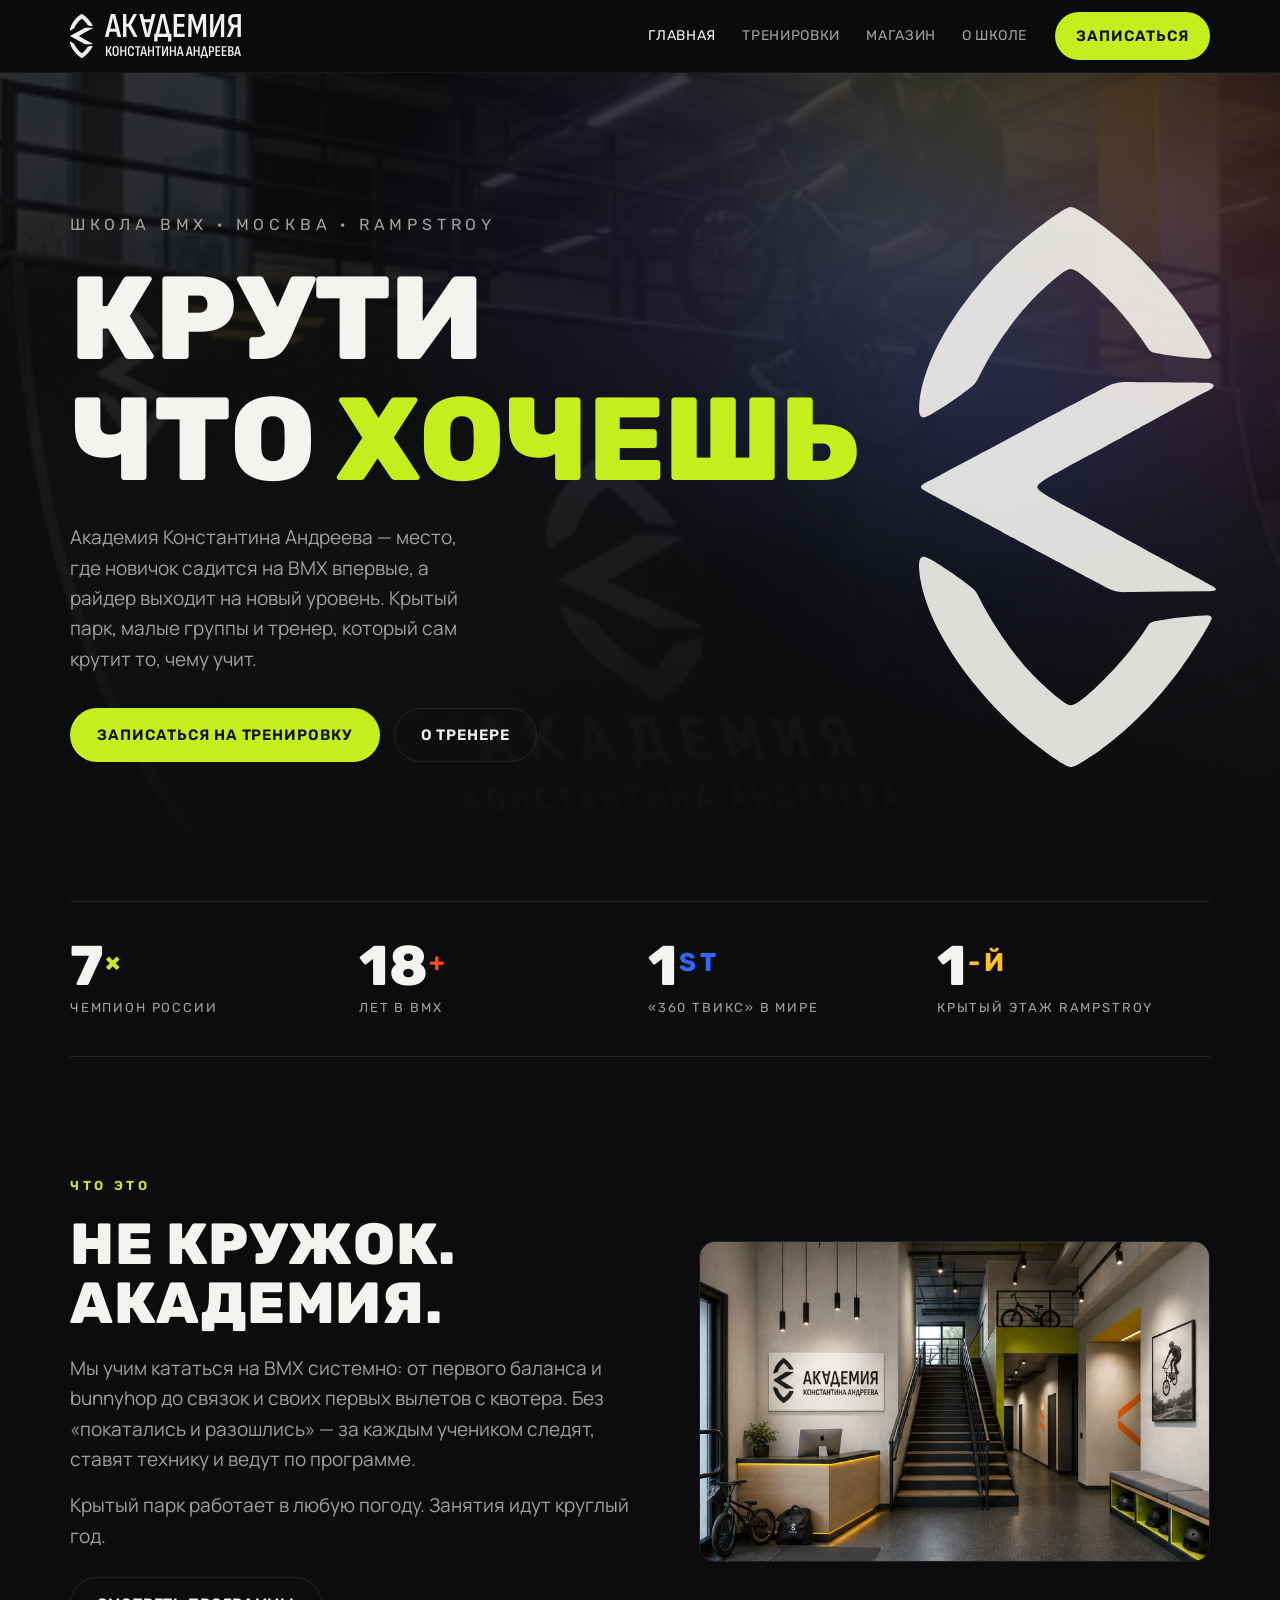
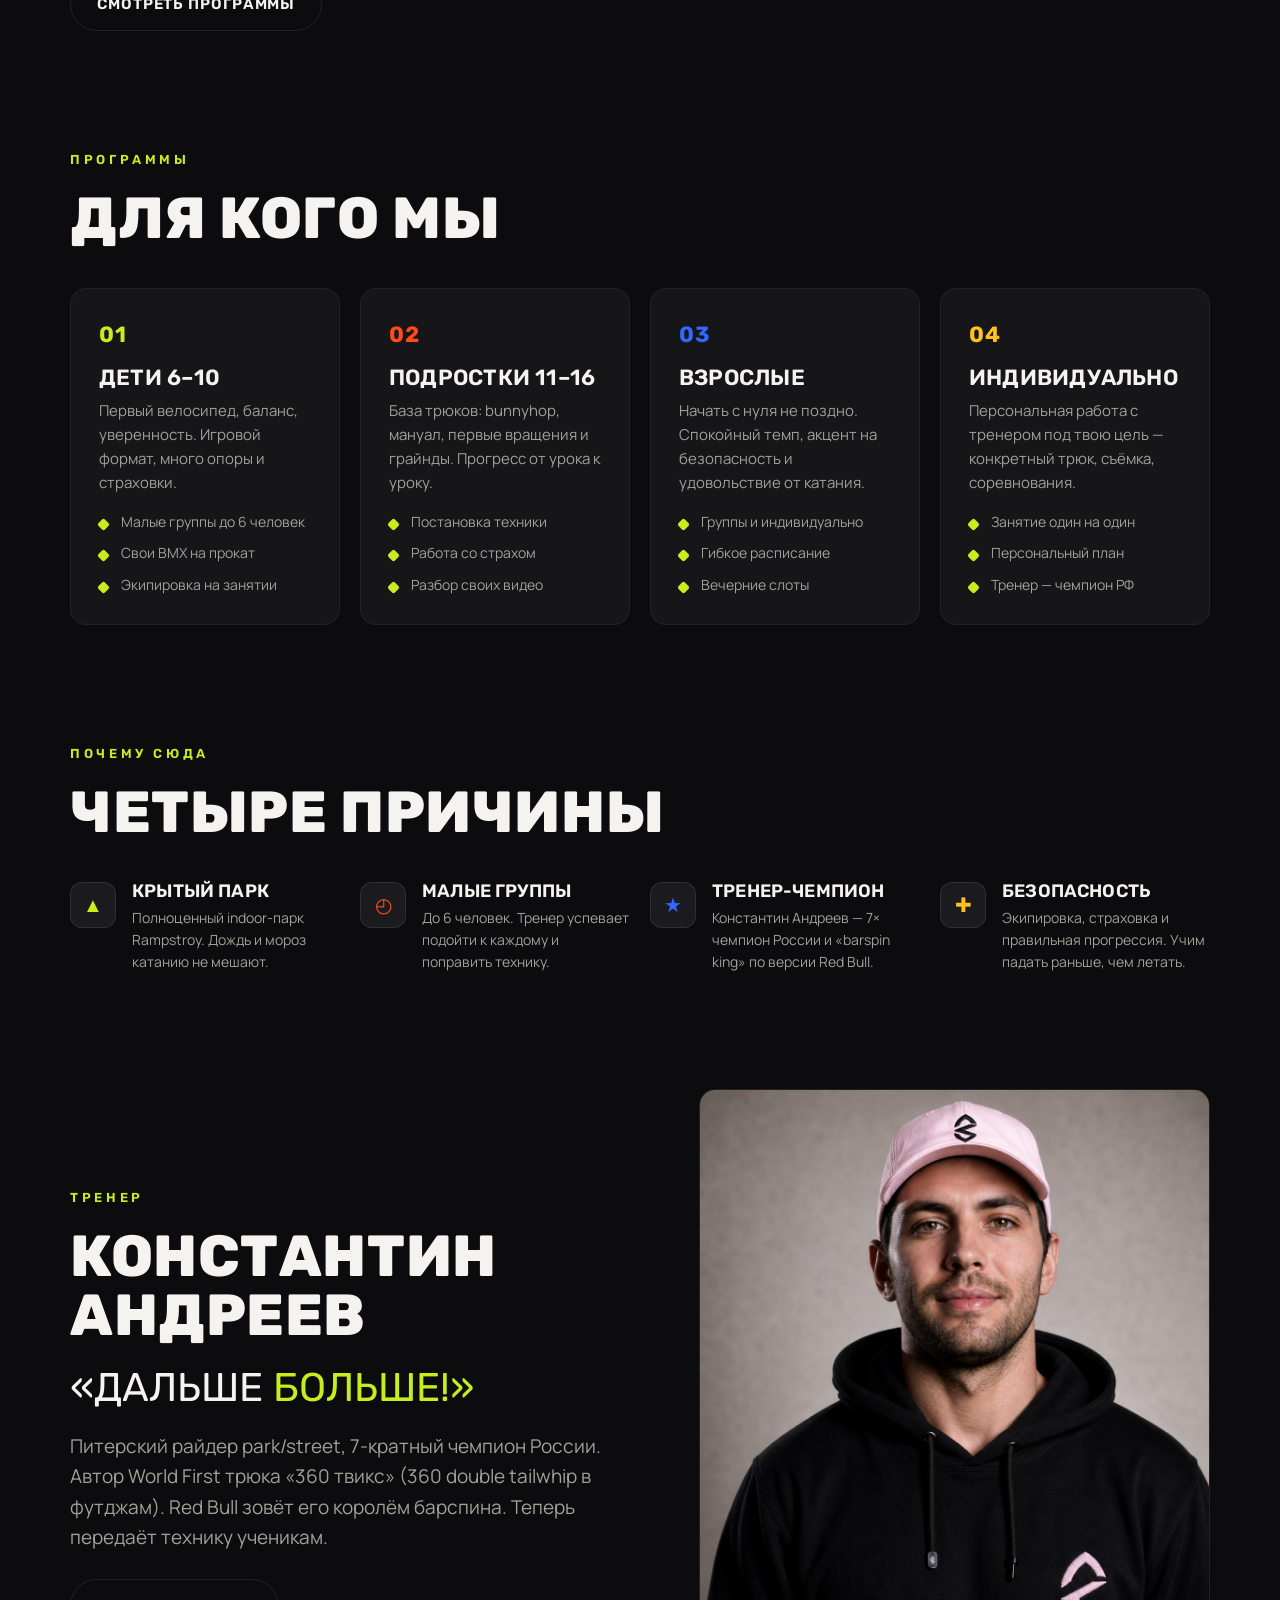
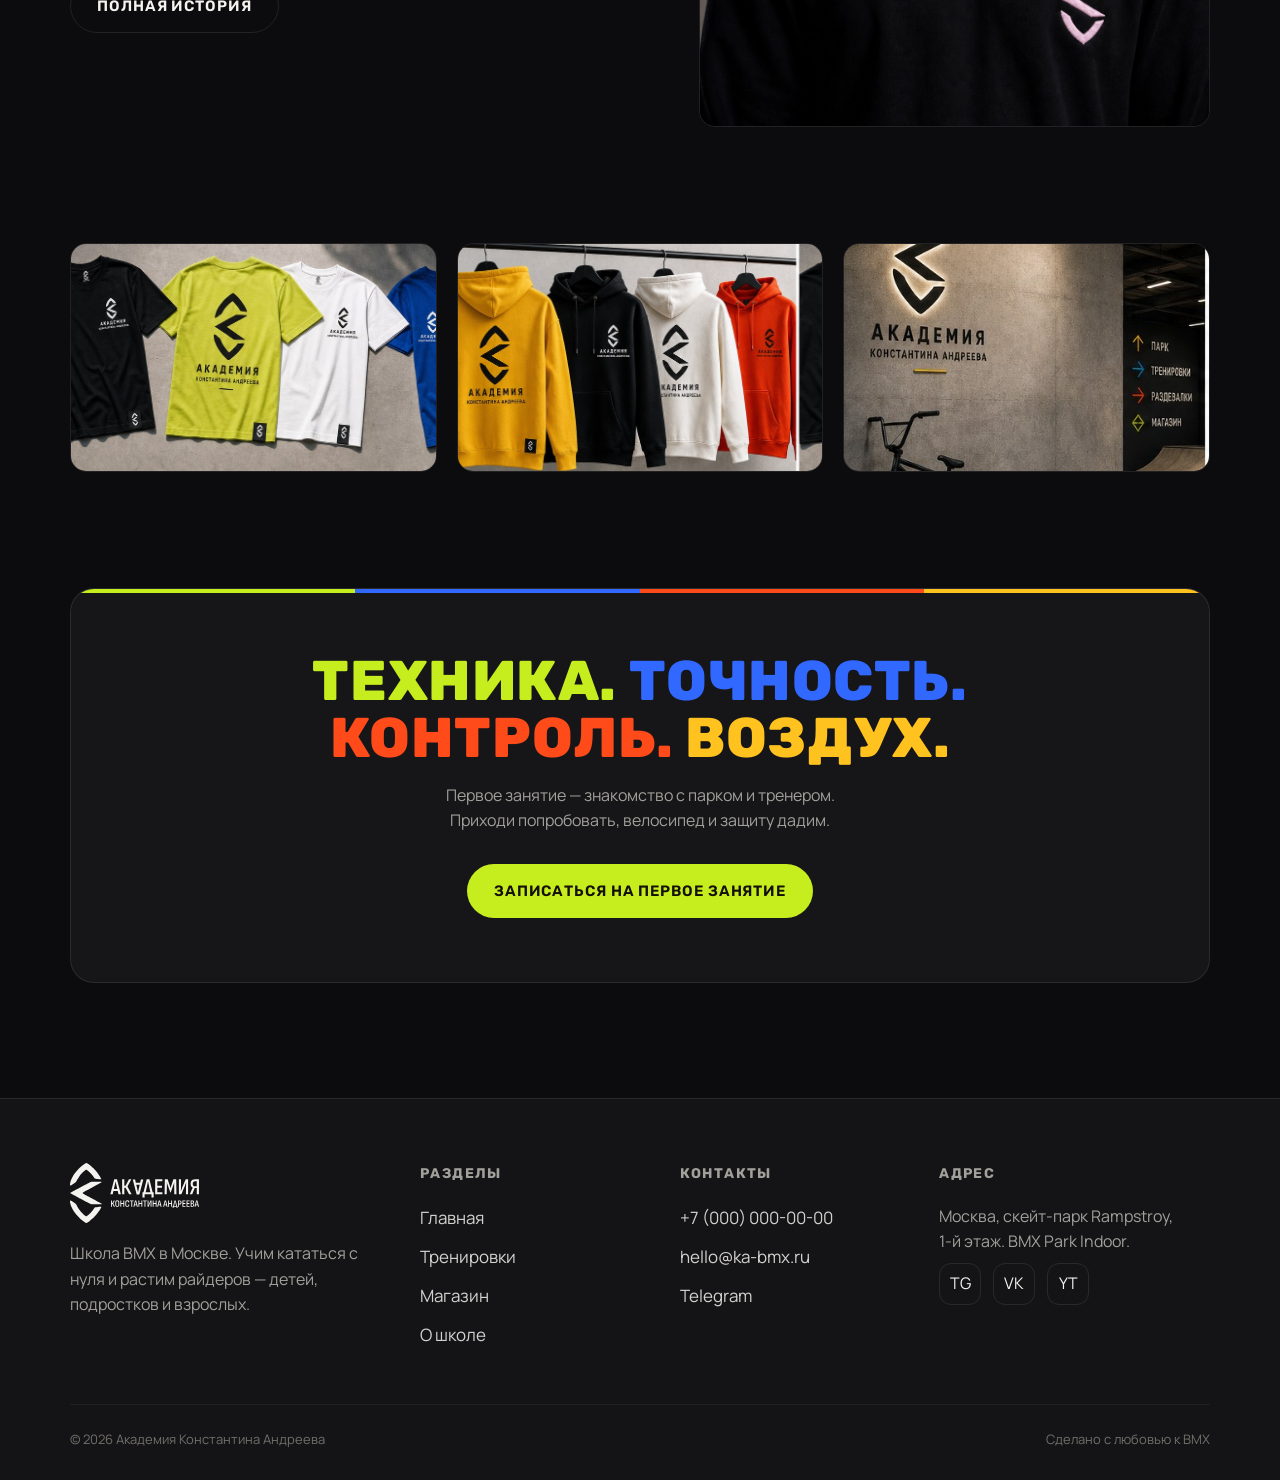
<file: index.html>
<!DOCTYPE html>
<html lang="ru">
<head>
<meta charset="UTF-8">
<meta name="viewport" content="width=device-width, initial-scale=1">
<title>Академия Константина Андреева — школа BMX в Москве</title>
<meta name="description" content="BMX-школа Константина Андреева на первом этаже Rampstroy в Москве. Обучение трюкам для детей, подростков и взрослых. Крытый парк, малые группы, тренер — чемпион России.">
<meta property="og:title" content="Академия Константина Андреева — школа BMX в Москве">
<meta property="og:description" content="Крытый парк, малые группы, тренер — 7× чемпион России. Тренируйся. Развивайся. Вдохновляй.">
<meta property="og:image" content="assets/img/building.jpg">
<link rel="icon" type="image/png" sizes="32x32" href="assets/logo/favicon-32.png">
<link rel="apple-touch-icon" href="assets/logo/favicon-180.png">
<link rel="preconnect" href="https://fonts.googleapis.com">
<link rel="preconnect" href="https://fonts.gstatic.com" crossorigin>
<link href="https://fonts.googleapis.com/css2?family=Rubik:wght@500;600;700;800;900&family=Manrope:wght@400;500;600;700&display=swap&subset=cyrillic,latin" rel="stylesheet">
<link rel="stylesheet" href="styles.css">
</head>
<body>

<header class="header">
  <nav class="nav container">
    <a class="brand" href="index.html">
      <img class="brand-mark" src="assets/logo/emblem-white.svg" alt="">
      <img class="brand-text" src="assets/logo/logo-text-white.svg" alt="Академия Константина Андреева">
      
    </a>
    <div class="nav-links" id="menu">
      <a href="index.html" aria-current="page">Главная</a>
      <a href="training.html">Тренировки</a>
      <a href="shop.html">Магазин</a>
      <a href="about.html">О школе</a>
      <a class="btn btn-gold" href="training.html#zapis">Записаться</a>
    </div>
    <a class="btn btn-gold desk" href="training.html#zapis">Записаться</a>
    <button class="burger" aria-label="Меню"><span></span><span></span><span></span></button>
  </nav>
</header>

<section class="hero">
  <div class="hero-bg"><img src="assets/img/ramp.jpg" alt="BMX-парк академии"></div>
  <div class="hero-glow"></div>
  <img class="hero-mark" src="assets/logo/emblem-white.svg" alt="">
  <div class="container hero-inner">
    <div class="tag">Школа BMX · Москва · Rampstroy</div>
    <h1>Крути<br>что <span class="g">хочешь</span></h1>
    <p class="lead">Академия Константина Андреева — место, где новичок садится на BMX впервые, а райдер выходит на новый уровень. Крытый парк, малые группы и тренер, который сам крутит то, чему учит.</p>
    <div class="hero-cta">
      <a class="btn btn-gold" href="training.html#zapis">Записаться на тренировку</a>
      <a class="btn btn-ghost" href="about.html">О тренере</a>
    </div>
  </div>
</section>

<div class="container">
  <div class="stats reveal">
    <div class="stat"><b>7<span class="g">×</span></b><span>чемпион России</span></div>
    <div class="stat"><b>18<span class="g">+</span></b><span>лет в BMX</span></div>
    <div class="stat"><b>1<span class="g">st</span></b><span>«360 твикс» в мире</span></div>
    <div class="stat"><b>1<span class="g">-й</span></b><span>крытый этаж Rampstroy</span></div>
  </div>
</div>

<section class="section">
  <div class="container split">
    <div class="reveal">
      <div class="eyebrow">Что это</div>
      <h2 class="sec-title">Не кружок.<br>Академия.</h2>
      <p class="lead" style="margin-top:20px">Мы учим кататься на BMX системно: от первого баланса и bunnyhop до связок и своих первых вылетов с квотера. Без «покатались и разошлись» — за каждым учеником следят, ставят технику и ведут по программе.</p>
      <p class="lead" style="margin-top:16px">Крытый парк работает в любую погоду. Занятия идут круглый год.</p>
      <a class="btn btn-ghost" style="margin-top:26px" href="training.html">Смотреть программы</a>
    </div>
    <div class="media wide reveal"><img src="assets/img/reception.jpg" alt="Интерьер академии"></div>
  </div>
</section>

<section class="section" style="padding-top:0">
  <div class="container">
    <div class="reveal" style="margin-bottom:40px">
      <div class="eyebrow">Программы</div>
      <h2 class="sec-title">Для кого мы</h2>
    </div>
    <div class="grid g-4">
      <div class="card reveal">
        <div class="num">01</div><h3>Дети 6–10</h3>
        <p>Первый велосипед, баланс, уверенность. Игровой формат, много опоры и страховки.</p>
        <ul><li>Малые группы до 6 человек</li><li>Свои BMX на прокат</li><li>Экипировка на занятии</li></ul>
      </div>
      <div class="card reveal">
        <div class="num">02</div><h3>Подростки 11–16</h3>
        <p>База трюков: bunnyhop, мануал, первые вращения и грайнды. Прогресс от урока к уроку.</p>
        <ul><li>Постановка техники</li><li>Работа со страхом</li><li>Разбор своих видео</li></ul>
      </div>
      <div class="card reveal">
        <div class="num">03</div><h3>Взрослые</h3>
        <p>Начать с нуля не поздно. Спокойный темп, акцент на безопасность и удовольствие от катания.</p>
        <ul><li>Группы и индивидуально</li><li>Гибкое расписание</li><li>Вечерние слоты</li></ul>
      </div>
      <div class="card reveal">
        <div class="num">04</div><h3>Индивидуально</h3>
        <p>Персональная работа с тренером под твою цель — конкретный трюк, съёмка, соревнования.</p>
        <ul><li>Занятие один на один</li><li>Персональный план</li><li>Тренер — чемпион РФ</li></ul>
      </div>
    </div>
  </div>
</section>

<section class="section" style="padding-top:0">
  <div class="container">
    <div class="reveal" style="margin-bottom:40px">
      <div class="eyebrow">Почему сюда</div>
      <h2 class="sec-title">Четыре причины</h2>
    </div>
    <div class="grid g-4">
      <div class="feat reveal"><div class="ic">▲</div><div><h3>Крытый парк</h3><p>Полноценный indoor-парк Rampstroy. Дождь и мороз катанию не мешают.</p></div></div>
      <div class="feat reveal"><div class="ic">◴</div><div><h3>Малые группы</h3><p>До 6 человек. Тренер успевает подойти к каждому и поправить технику.</p></div></div>
      <div class="feat reveal"><div class="ic">★</div><div><h3>Тренер-чемпион</h3><p>Константин Андреев — 7× чемпион России и «barspin king» по версии Red Bull.</p></div></div>
      <div class="feat reveal"><div class="ic">✚</div><div><h3>Безопасность</h3><p>Экипировка, страховка и правильная прогрессия. Учим падать раньше, чем летать.</p></div></div>
    </div>
  </div>
</section>

<section class="section" style="padding-top:0">
  <div class="container split rev">
    <div class="media reveal"><img src="assets/img/rider-hoodie.jpg" alt="Константин Андреев"></div>
    <div class="reveal">
      <div class="eyebrow">Тренер</div>
      <h2 class="sec-title">Константин Андреев</h2>
      <p class="quote">«Дальше <span class="g">больше!»</span></p>
      <p class="lead">Питерский райдер park/street, 7-кратный чемпион России. Автор World First трюка «360 твикс» (360 double tailwhip в футджам). Red Bull зовёт его королём барспина. Теперь передаёт технику ученикам.</p>
      <a class="btn btn-ghost" style="margin-top:26px" href="about.html">Полная история</a>
    </div>
  </div>
</section>

<section class="section" style="padding-top:0">
  <div class="container">
    <div class="grid g-3">
      <div class="media wide reveal"><img src="assets/img/tees.jpg" alt="Футболки академии"></div>
      <div class="media wide reveal"><img src="assets/img/hoodies.jpg" alt="Худи академии"></div>
      <div class="media wide reveal"><img src="assets/img/wall.jpg" alt="Логотип на стене академии"></div>
    </div>
  </div>
</section>

<section class="section" style="padding-top:0">
  <div class="container">
    <div class="band reveal">
      <h2><span class="c-lime">Техника.</span> <span class="c-blue">Точность.</span><br><span class="c-orange">Контроль.</span> <span class="c-yellow">Воздух.</span></h2>
      <p>Первое занятие — знакомство с парком и тренером. Приходи попробовать, велосипед и защиту дадим.</p>
      <a class="btn btn-gold" href="training.html#zapis">Записаться на первое занятие</a>
    </div>
  </div>
</section>

<!--FOOTER-->
<footer class="footer">
  <div class="container">
    <div class="f-grid">
      <div>
        <img class="flogo" src="assets/logo/logo-full-white.svg" alt="Академия Константина Андреева">
        <p class="small">Школа BMX в Москве. Учим кататься с нуля и растим райдеров — детей, подростков и взрослых.</p>
      </div>
      <div>
        <h4>Разделы</h4>
        <a class="fl" href="index.html">Главная</a>
        <a class="fl" href="training.html">Тренировки</a>
        <a class="fl" href="shop.html">Магазин</a>
        <a class="fl" href="about.html">О школе</a>
      </div>
      <div>
        <h4>Контакты</h4>
        <a class="fl" href="tel:+70000000000">+7 (000) 000-00-00</a>
        <a class="fl" href="mailto:hello@ka-bmx.ru">hello@ka-bmx.ru</a>
        <a class="fl" href="https://t.me/">Telegram</a>
      </div>
      <div>
        <h4>Адрес</h4>
        <p class="small">Москва, скейт-парк Rampstroy,<br>1-й этаж. BMX Park Indoor.</p>
        <div class="socials">
          <a href="https://t.me/" aria-label="Telegram">TG</a>
          <a href="https://vk.com/" aria-label="VK">VK</a>
          <a href="https://youtube.com/" aria-label="YouTube">YT</a>
        </div>
      </div>
    </div>
    <div class="f-bottom">
      <span>© <span data-year>2026</span> Академия Константина Андреева</span>
      <span>Сделано с любовью к BMX</span>
    </div>
  </div>
</footer>

<script src="app.js"></script>
</body>
</html>
</file>
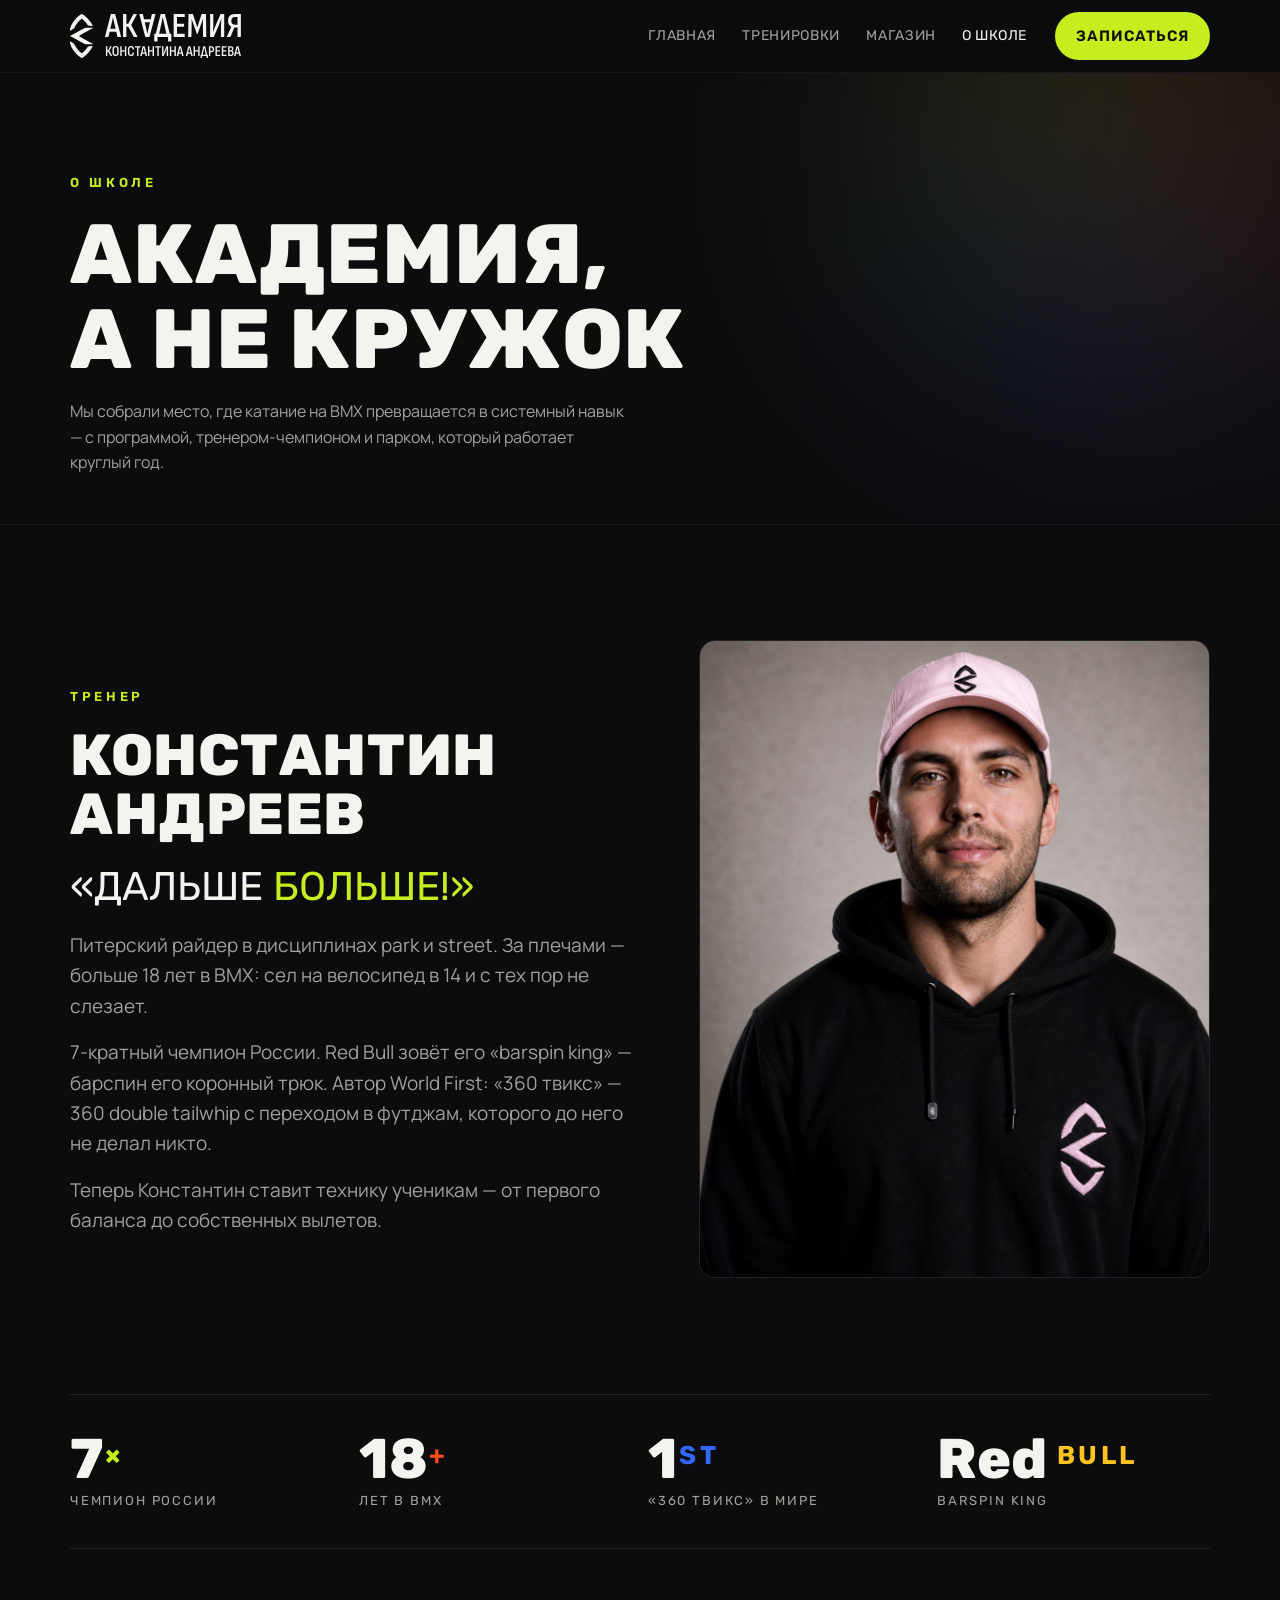
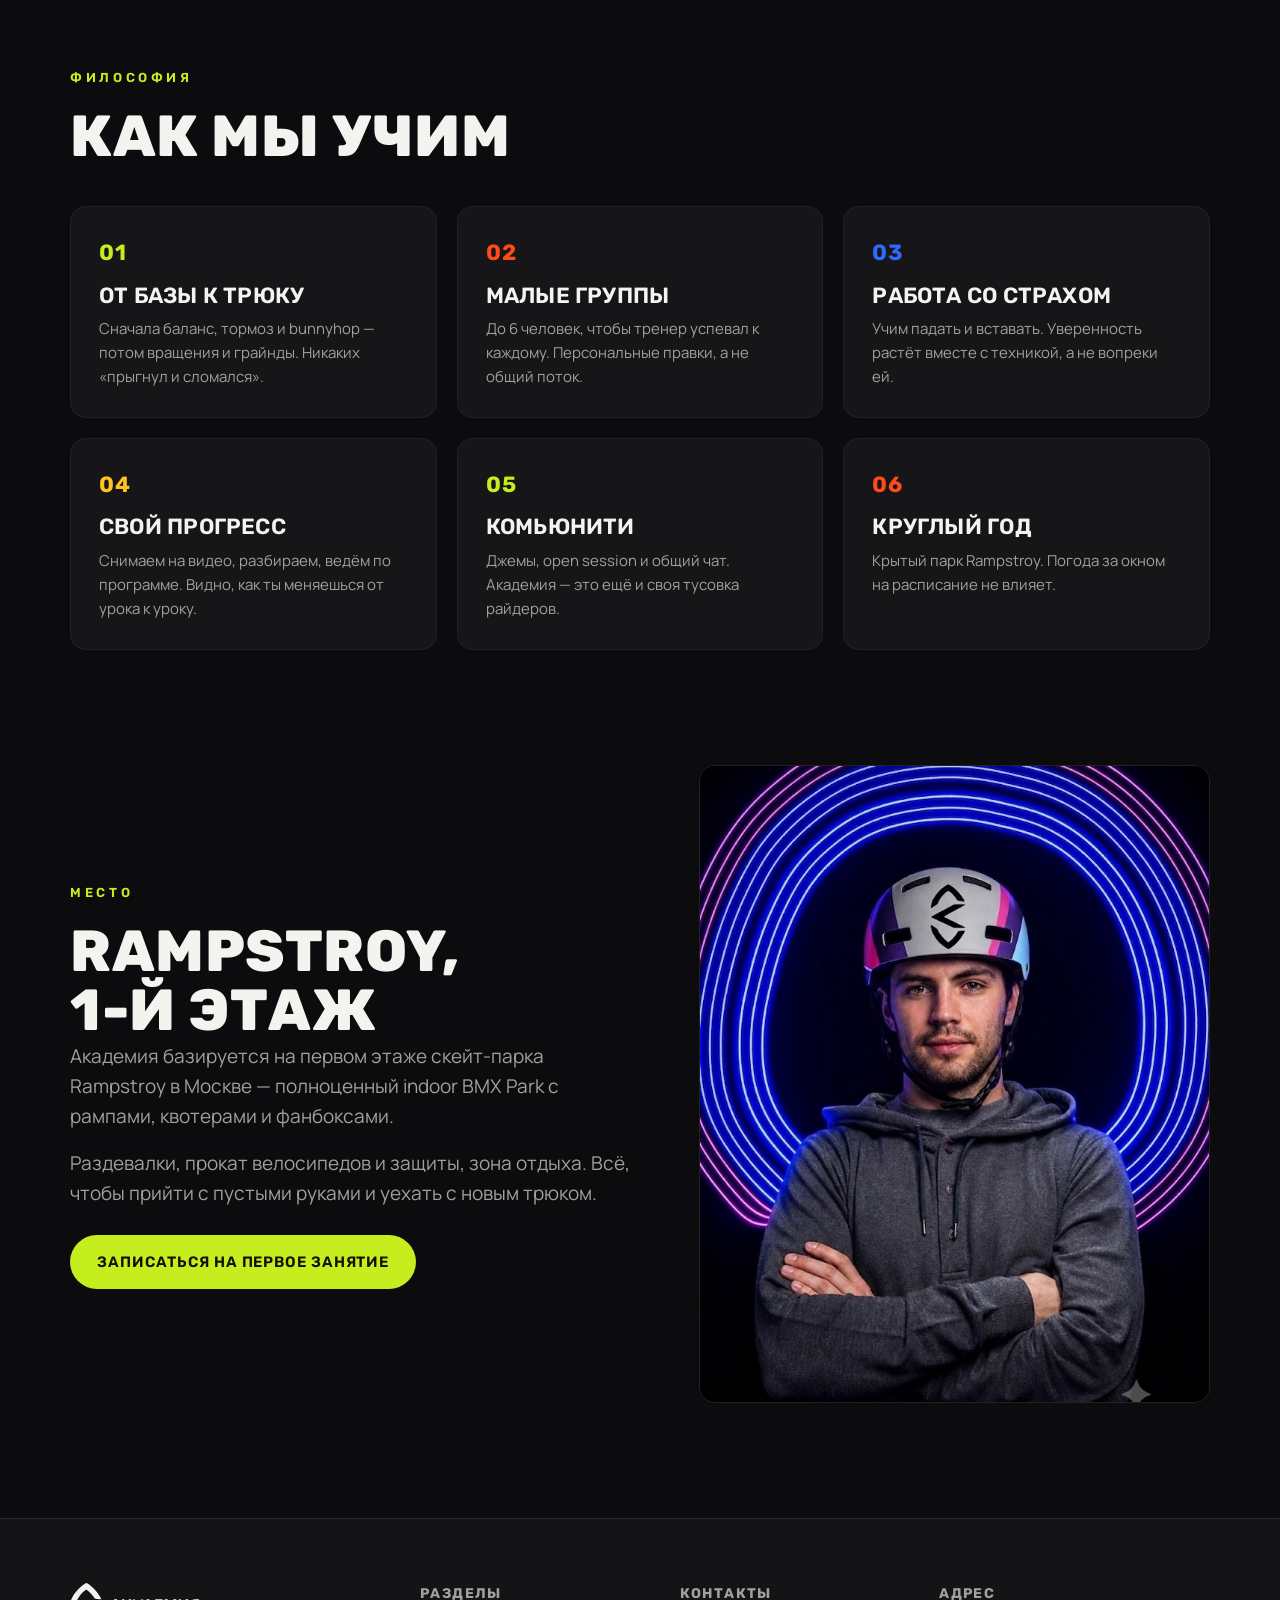
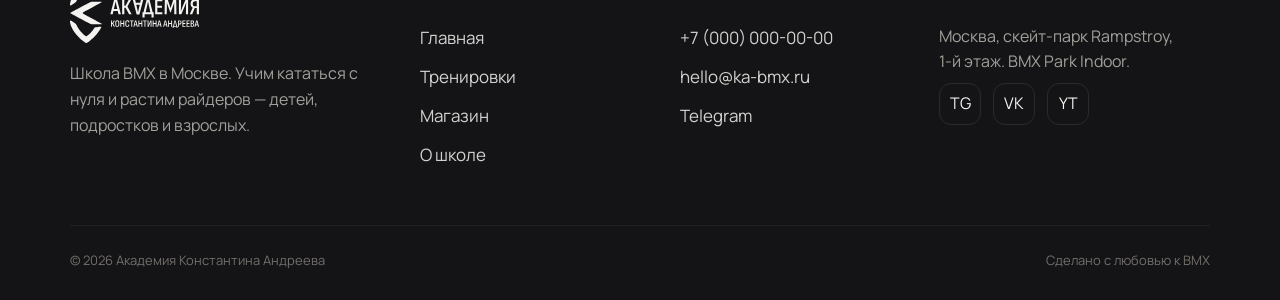
<file: about.html>
<!DOCTYPE html>
<html lang="ru">
<head>
<meta charset="UTF-8">
<meta name="viewport" content="width=device-width, initial-scale=1">
<title>О школе и тренере — Академия Константина Андреева</title>
<meta name="description" content="Константин Андреев — 7× чемпион России по BMX, автор World First трюка «360 твикс», barspin king по версии Red Bull. История и философия академии.">
<link rel="icon" type="image/png" sizes="32x32" href="assets/logo/favicon-32.png">
<link rel="apple-touch-icon" href="assets/logo/favicon-180.png">
<link rel="preconnect" href="https://fonts.googleapis.com">
<link rel="preconnect" href="https://fonts.gstatic.com" crossorigin>
<link href="https://fonts.googleapis.com/css2?family=Rubik:wght@500;600;700;800;900&family=Manrope:wght@400;500;600;700&display=swap&subset=cyrillic,latin" rel="stylesheet">
<link rel="stylesheet" href="styles.css">
</head>
<body>

<header class="header">
  <nav class="nav container">
    <a class="brand" href="index.html">
      <img class="brand-mark" src="assets/logo/emblem-white.svg" alt="">
      <img class="brand-text" src="assets/logo/logo-text-white.svg" alt="Академия Константина Андреева">
      
    </a>
    <div class="nav-links" id="menu">
      <a href="index.html">Главная</a>
      <a href="training.html">Тренировки</a>
      <a href="shop.html">Магазин</a>
      <a href="about.html" aria-current="page">О школе</a>
      <a class="btn btn-gold" href="training.html#zapis">Записаться</a>
    </div>
    <a class="btn btn-gold desk" href="training.html#zapis">Записаться</a>
    <button class="burger" aria-label="Меню"><span></span><span></span><span></span></button>
  </nav>
</header>

<section class="phero">
  <div class="hero-glow"></div>
  <div class="container">
    <div class="eyebrow">О школе</div>
    <h1>Академия,<br>а не кружок</h1>
    <p>Мы собрали место, где катание на BMX превращается в системный навык — с программой, тренером-чемпионом и парком, который работает круглый год.</p>
  </div>
</section>

<section class="section">
  <div class="container split">
    <div class="reveal">
      <div class="eyebrow">Тренер</div>
      <h2 class="sec-title">Константин<br>Андреев</h2>
      <p class="quote">«Дальше <span class="g">больше!»</span></p>
      <p class="lead">Питерский райдер в дисциплинах park и street. За плечами — больше 18 лет в BMX: сел на велосипед в 14 и с тех пор не слезает.</p>
      <p class="lead" style="margin-top:16px">7-кратный чемпион России. Red Bull зовёт его «barspin king» — барспин его коронный трюк. Автор World First: «360 твикс» — 360 double tailwhip с переходом в футджам, которого до него не делал никто.</p>
      <p class="lead" style="margin-top:16px">Теперь Константин ставит технику ученикам — от первого баланса до собственных вылетов.</p>
    </div>
    <div class="media reveal"><img src="assets/img/rider-hoodie.jpg" alt="Константин Андреев"></div>
  </div>
</section>

<section class="section" style="padding-top:0">
  <div class="container">
    <div class="stats reveal">
      <div class="stat"><b>7<span class="g">×</span></b><span>чемпион России</span></div>
      <div class="stat"><b>18<span class="g">+</span></b><span>лет в BMX</span></div>
      <div class="stat"><b>1<span class="g">st</span></b><span>«360 твикс» в мире</span></div>
      <div class="stat"><b>Red<span class="g"> Bull</span></b><span>barspin king</span></div>
    </div>
  </div>
</section>

<section class="section" style="padding-top:0">
  <div class="container">
    <div class="reveal" style="margin-bottom:40px">
      <div class="eyebrow">Философия</div>
      <h2 class="sec-title">Как мы учим</h2>
    </div>
    <div class="grid g-3">
      <div class="card reveal"><div class="num">01</div><h3>От базы к трюку</h3><p>Сначала баланс, тормоз и bunnyhop — потом вращения и грайнды. Никаких «прыгнул и сломался».</p></div>
      <div class="card reveal"><div class="num">02</div><h3>Малые группы</h3><p>До 6 человек, чтобы тренер успевал к каждому. Персональные правки, а не общий поток.</p></div>
      <div class="card reveal"><div class="num">03</div><h3>Работа со страхом</h3><p>Учим падать и вставать. Уверенность растёт вместе с техникой, а не вопреки ей.</p></div>
      <div class="card reveal"><div class="num">04</div><h3>Свой прогресс</h3><p>Снимаем на видео, разбираем, ведём по программе. Видно, как ты меняешься от урока к уроку.</p></div>
      <div class="card reveal"><div class="num">05</div><h3>Комьюнити</h3><p>Джемы, open session и общий чат. Академия — это ещё и своя тусовка райдеров.</p></div>
      <div class="card reveal"><div class="num">06</div><h3>Круглый год</h3><p>Крытый парк Rampstroy. Погода за окном на расписание не влияет.</p></div>
    </div>
  </div>
</section>

<section class="section" style="padding-top:0">
  <div class="container split rev">
    <div class="media reveal"><img src="assets/img/rider-neon.jpg" alt="Тренировка"></div>
    <div class="reveal">
      <div class="eyebrow">Место</div>
      <h2 class="sec-title">Rampstroy,<br>1-й этаж</h2>
      <p class="lead">Академия базируется на первом этаже скейт-парка Rampstroy в Москве — полноценный indoor BMX Park с рампами, квотерами и фанбоксами.</p>
      <p class="lead" style="margin-top:16px">Раздевалки, прокат велосипедов и защиты, зона отдыха. Всё, чтобы прийти с пустыми руками и уехать с новым трюком.</p>
      <a class="btn btn-gold" style="margin-top:26px" href="training.html#zapis">Записаться на первое занятие</a>
    </div>
  </div>
</section>

<!--FOOTER-->
<footer class="footer">
  <div class="container">
    <div class="f-grid">
      <div>
        <img class="flogo" src="assets/logo/logo-full-white.svg" alt="Академия Константина Андреева">
        <p class="small">Школа BMX в Москве. Учим кататься с нуля и растим райдеров — детей, подростков и взрослых.</p>
      </div>
      <div>
        <h4>Разделы</h4>
        <a class="fl" href="index.html">Главная</a>
        <a class="fl" href="training.html">Тренировки</a>
        <a class="fl" href="shop.html">Магазин</a>
        <a class="fl" href="about.html">О школе</a>
      </div>
      <div>
        <h4>Контакты</h4>
        <a class="fl" href="tel:+70000000000">+7 (000) 000-00-00</a>
        <a class="fl" href="mailto:hello@ka-bmx.ru">hello@ka-bmx.ru</a>
        <a class="fl" href="https://t.me/">Telegram</a>
      </div>
      <div>
        <h4>Адрес</h4>
        <p class="small">Москва, скейт-парк Rampstroy,<br>1-й этаж. BMX Park Indoor.</p>
        <div class="socials">
          <a href="https://t.me/" aria-label="Telegram">TG</a>
          <a href="https://vk.com/" aria-label="VK">VK</a>
          <a href="https://youtube.com/" aria-label="YouTube">YT</a>
        </div>
      </div>
    </div>
    <div class="f-bottom">
      <span>© <span data-year>2026</span> Академия Константина Андреева</span>
      <span>Сделано с любовью к BMX</span>
    </div>
  </div>
</footer>

<script src="app.js"></script>
</body>
</html>
</file>
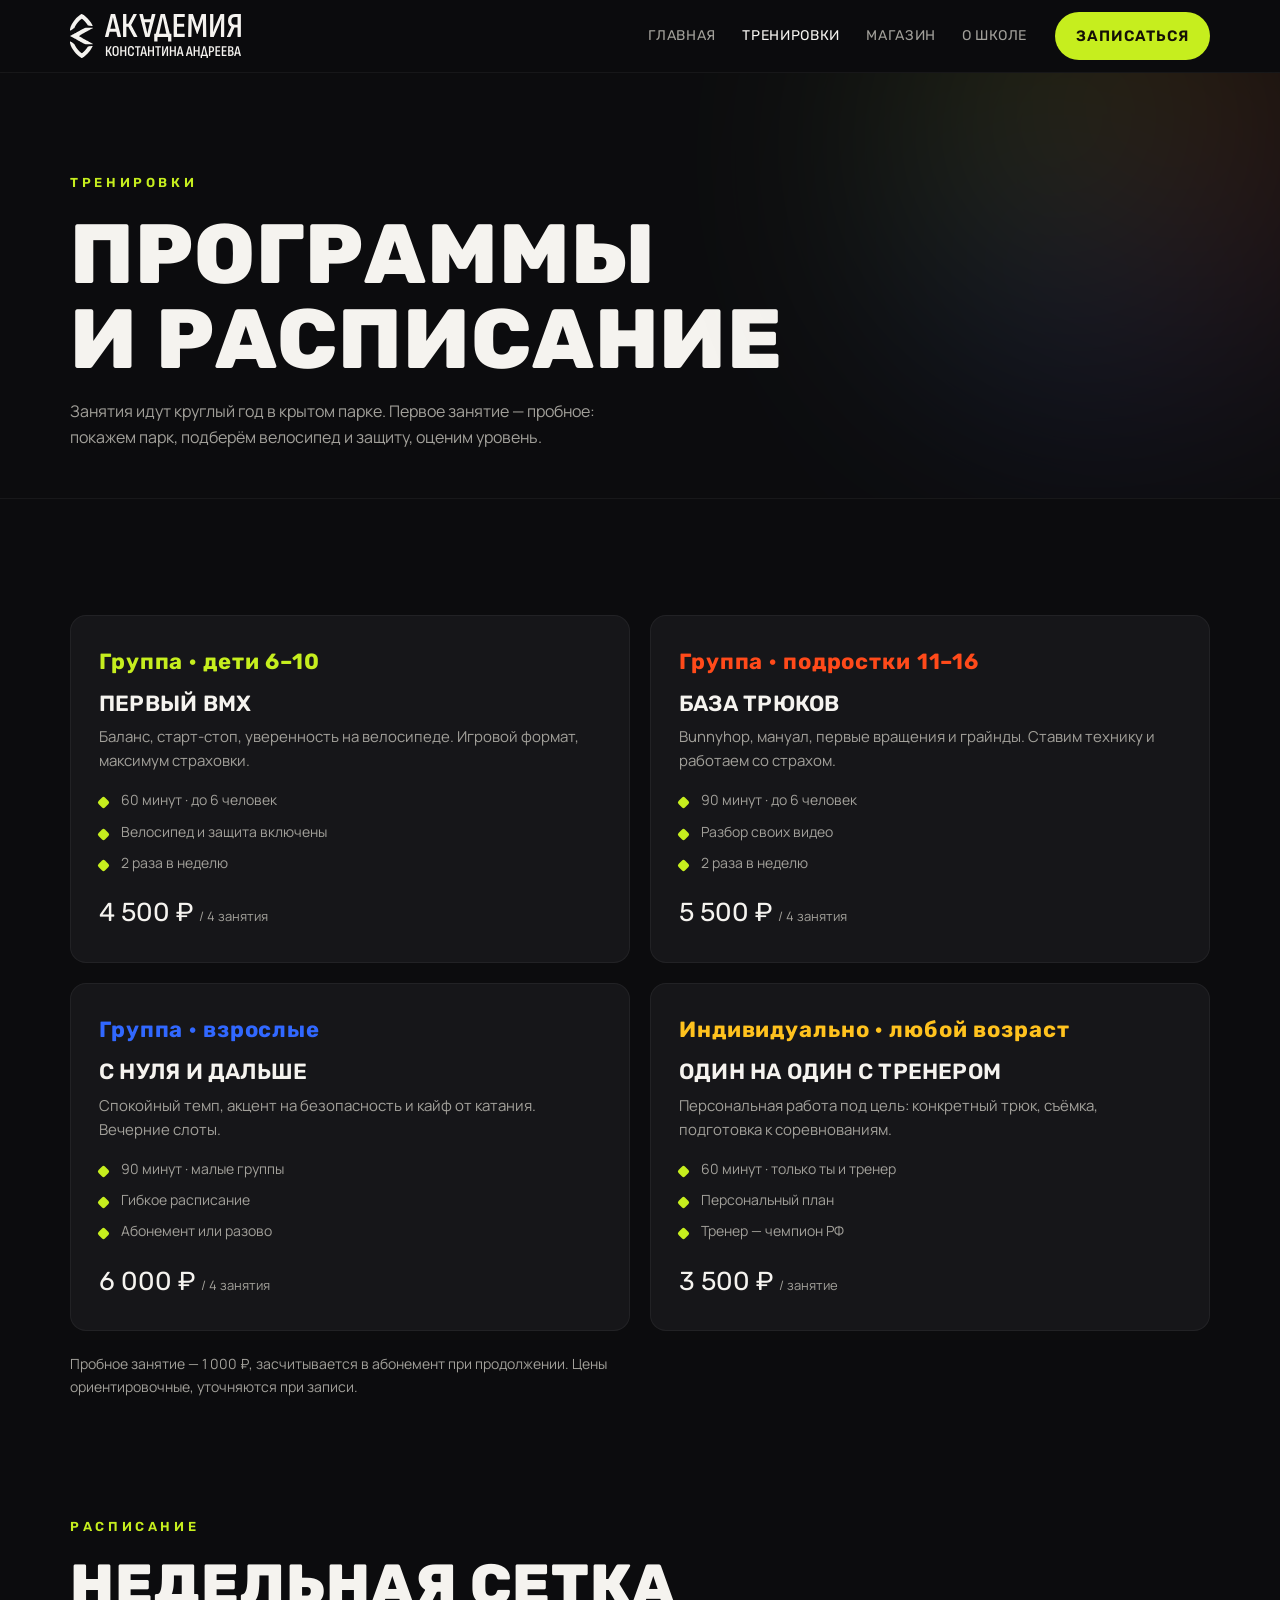
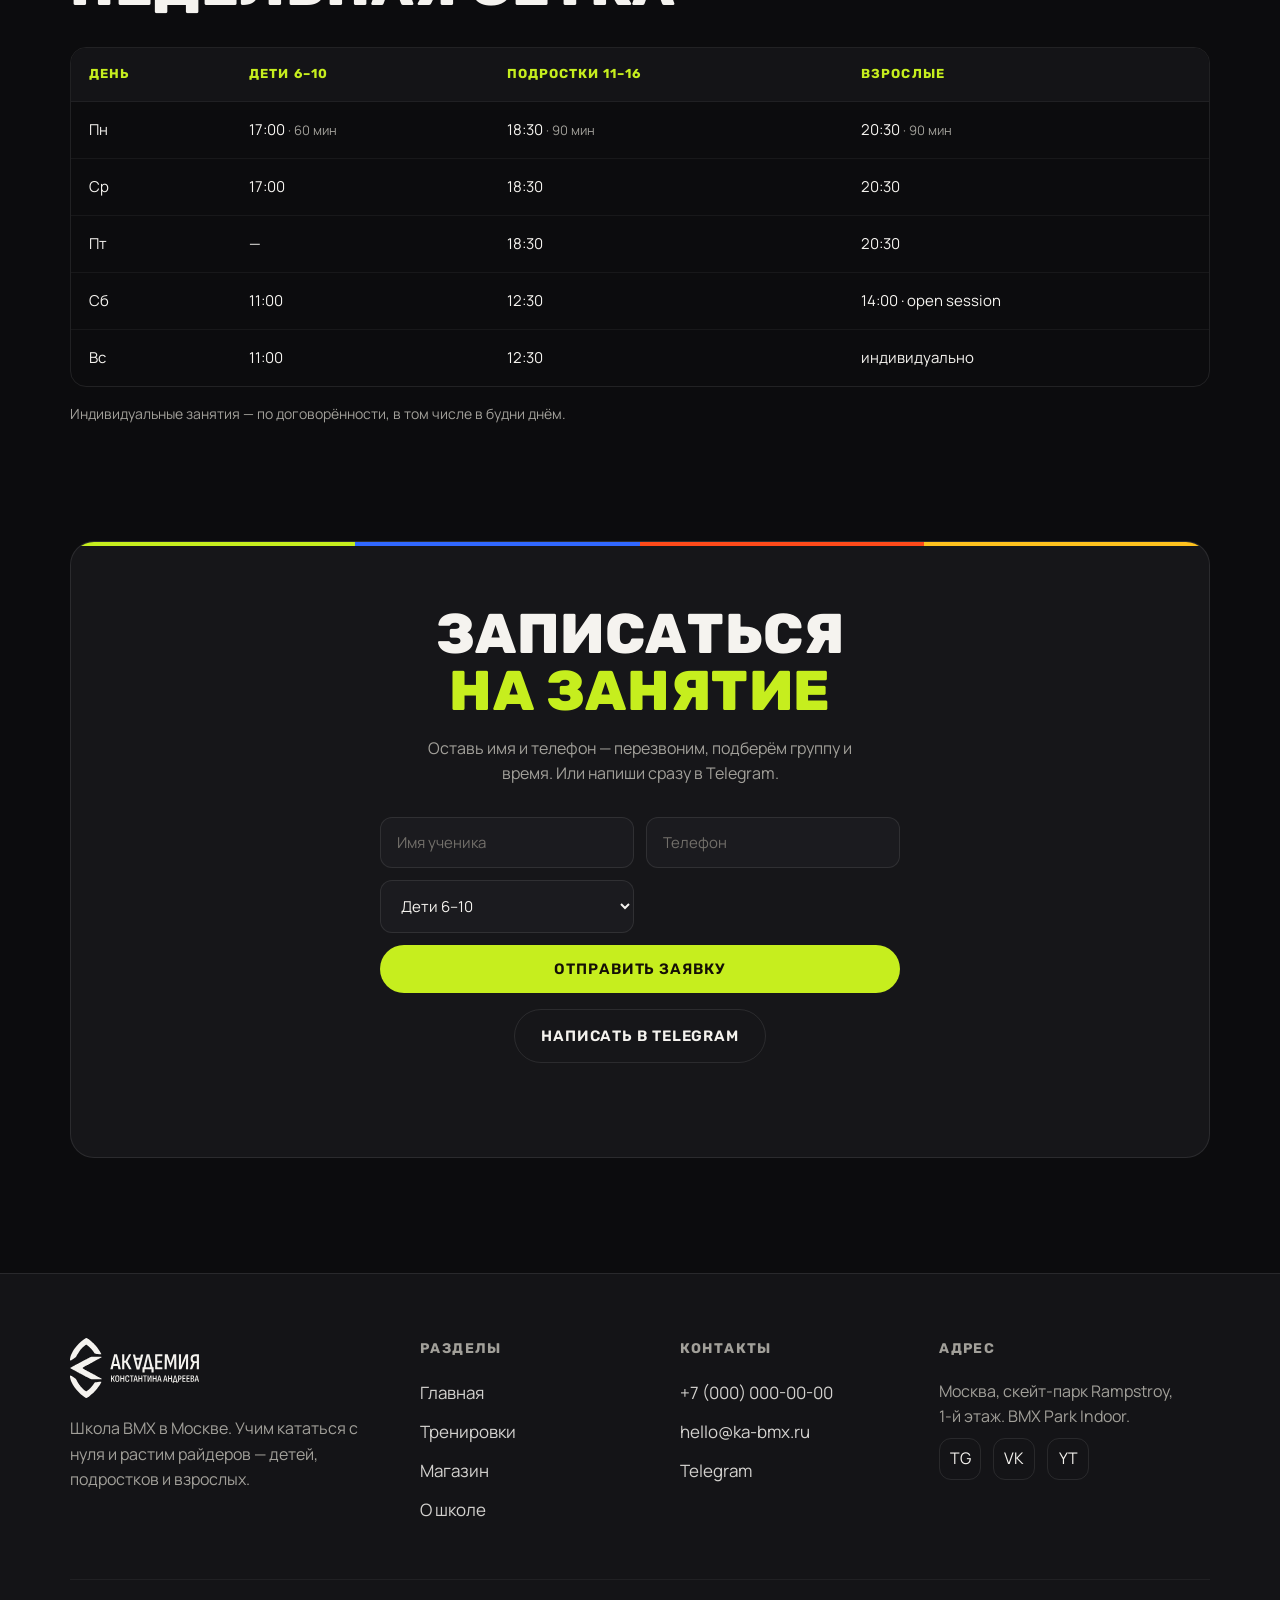
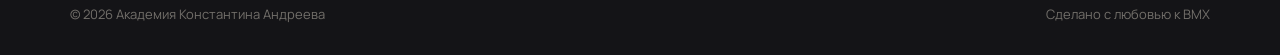
<file: training.html>
<!DOCTYPE html>
<html lang="ru">
<head>
<meta charset="UTF-8">
<meta name="viewport" content="width=device-width, initial-scale=1">
<title>Тренировки и расписание — Академия Константина Андреева</title>
<meta name="description" content="Программы, расписание и цены BMX-школы Константина Андреева. Группы для детей, подростков и взрослых, индивидуальные занятия. Запись на первое занятие.">
<link rel="icon" type="image/png" sizes="32x32" href="assets/logo/favicon-32.png">
<link rel="apple-touch-icon" href="assets/logo/favicon-180.png">
<link rel="preconnect" href="https://fonts.googleapis.com">
<link rel="preconnect" href="https://fonts.gstatic.com" crossorigin>
<link href="https://fonts.googleapis.com/css2?family=Rubik:wght@500;600;700;800;900&family=Manrope:wght@400;500;600;700&display=swap&subset=cyrillic,latin" rel="stylesheet">
<link rel="stylesheet" href="styles.css">
</head>
<body>

<header class="header">
  <nav class="nav container">
    <a class="brand" href="index.html">
      <img class="brand-mark" src="assets/logo/emblem-white.svg" alt="">
      <img class="brand-text" src="assets/logo/logo-text-white.svg" alt="Академия Константина Андреева">
      
    </a>
    <div class="nav-links" id="menu">
      <a href="index.html">Главная</a>
      <a href="training.html" aria-current="page">Тренировки</a>
      <a href="shop.html">Магазин</a>
      <a href="about.html">О школе</a>
      <a class="btn btn-gold" href="#zapis">Записаться</a>
    </div>
    <a class="btn btn-gold desk" href="#zapis">Записаться</a>
    <button class="burger" aria-label="Меню"><span></span><span></span><span></span></button>
  </nav>
</header>

<section class="phero">
  <div class="hero-glow"></div>
  <div class="container">
    <div class="eyebrow">Тренировки</div>
    <h1>Программы<br>и расписание</h1>
    <p>Занятия идут круглый год в крытом парке. Первое занятие — пробное: покажем парк, подберём велосипед и защиту, оценим уровень.</p>
  </div>
</section>

<section class="section">
  <div class="container">
    <div class="grid g-2">
      <div class="card reveal">
        <div class="num">Группа · дети 6–10</div><h3>Первый BMX</h3>
        <p>Баланс, старт-стоп, уверенность на велосипеде. Игровой формат, максимум страховки.</p>
        <ul><li>60 минут · до 6 человек</li><li>Велосипед и защита включены</li><li>2 раза в неделю</li></ul>
        <div class="price">4 500 ₽ <small>/ 4 занятия</small></div>
      </div>
      <div class="card reveal">
        <div class="num">Группа · подростки 11–16</div><h3>База трюков</h3>
        <p>Bunnyhop, мануал, первые вращения и грайнды. Ставим технику и работаем со страхом.</p>
        <ul><li>90 минут · до 6 человек</li><li>Разбор своих видео</li><li>2 раза в неделю</li></ul>
        <div class="price">5 500 ₽ <small>/ 4 занятия</small></div>
      </div>
      <div class="card reveal">
        <div class="num">Группа · взрослые</div><h3>С нуля и дальше</h3>
        <p>Спокойный темп, акцент на безопасность и кайф от катания. Вечерние слоты.</p>
        <ul><li>90 минут · малые группы</li><li>Гибкое расписание</li><li>Абонемент или разово</li></ul>
        <div class="price">6 000 ₽ <small>/ 4 занятия</small></div>
      </div>
      <div class="card reveal">
        <div class="num">Индивидуально · любой возраст</div><h3>Один на один с тренером</h3>
        <p>Персональная работа под цель: конкретный трюк, съёмка, подготовка к соревнованиям.</p>
        <ul><li>60 минут · только ты и тренер</li><li>Персональный план</li><li>Тренер — чемпион РФ</li></ul>
        <div class="price">3 500 ₽ <small>/ занятие</small></div>
      </div>
    </div>
    <p class="lead" style="margin-top:22px;font-size:14px">Пробное занятие — 1 000 ₽, засчитывается в абонемент при продолжении. Цены ориентировочные, уточняются при записи.</p>
  </div>
</section>

<section class="section" style="padding-top:0">
  <div class="container">
    <div class="reveal" style="margin-bottom:32px">
      <div class="eyebrow">Расписание</div>
      <h2 class="sec-title">Недельная сетка</h2>
    </div>
    <div class="table-wrap reveal">
      <table>
        <thead><tr><th>День</th><th>Дети 6–10</th><th>Подростки 11–16</th><th>Взрослые</th></tr></thead>
        <tbody>
          <tr><td>Пн</td><td>17:00 <span class="tag-min">· 60 мин</span></td><td>18:30 <span class="tag-min">· 90 мин</span></td><td>20:30 <span class="tag-min">· 90 мин</span></td></tr>
          <tr><td>Ср</td><td>17:00</td><td>18:30</td><td>20:30</td></tr>
          <tr><td>Пт</td><td>—</td><td>18:30</td><td>20:30</td></tr>
          <tr><td>Сб</td><td>11:00</td><td>12:30</td><td>14:00 · open session</td></tr>
          <tr><td>Вс</td><td>11:00</td><td>12:30</td><td>индивидуально</td></tr>
        </tbody>
      </table>
    </div>
    <p class="lead" style="margin-top:16px;font-size:14px">Индивидуальные занятия — по договорённости, в том числе в будни днём.</p>
  </div>
</section>

<section class="section" style="padding-top:0" id="zapis">
  <div class="container">
    <div class="band reveal">
      <h2>Записаться<br><span style="color:var(--gold)">на занятие</span></h2>
      <p>Оставь имя и телефон — перезвоним, подберём группу и время. Или напиши сразу в Telegram.</p>
      <form class="zform" onsubmit="return sendZapis(event)">
        <input required name="name" placeholder="Имя ученика" autocomplete="name">
        <input required name="phone" type="tel" placeholder="Телефон" autocomplete="tel">
        <select name="group">
          <option>Дети 6–10</option><option>Подростки 11–16</option>
          <option>Взрослые</option><option>Индивидуально</option>
        </select>
        <button class="btn btn-gold btn-block" type="submit">Отправить заявку</button>
      </form>
      <p style="margin-top:16px"><a class="btn btn-ghost" href="https://t.me/">Написать в Telegram</a></p>
      <p class="small" id="zmsg" style="margin-top:14px;color:var(--gold);display:none">Спасибо! Заявка записана — свяжемся с тобой в ближайшее время.</p>
    </div>
  </div>
</section>

<!--FOOTER-->
<footer class="footer">
  <div class="container">
    <div class="f-grid">
      <div>
        <img class="flogo" src="assets/logo/logo-full-white.svg" alt="Академия Константина Андреева">
        <p class="small">Школа BMX в Москве. Учим кататься с нуля и растим райдеров — детей, подростков и взрослых.</p>
      </div>
      <div>
        <h4>Разделы</h4>
        <a class="fl" href="index.html">Главная</a>
        <a class="fl" href="training.html">Тренировки</a>
        <a class="fl" href="shop.html">Магазин</a>
        <a class="fl" href="about.html">О школе</a>
      </div>
      <div>
        <h4>Контакты</h4>
        <a class="fl" href="tel:+70000000000">+7 (000) 000-00-00</a>
        <a class="fl" href="mailto:hello@ka-bmx.ru">hello@ka-bmx.ru</a>
        <a class="fl" href="https://t.me/">Telegram</a>
      </div>
      <div>
        <h4>Адрес</h4>
        <p class="small">Москва, скейт-парк Rampstroy,<br>1-й этаж. BMX Park Indoor.</p>
        <div class="socials">
          <a href="https://t.me/" aria-label="Telegram">TG</a>
          <a href="https://vk.com/" aria-label="VK">VK</a>
          <a href="https://youtube.com/" aria-label="YouTube">YT</a>
        </div>
      </div>
    </div>
    <div class="f-bottom">
      <span>© <span data-year>2026</span> Академия Константина Андреева</span>
      <span>Сделано с любовью к BMX</span>
    </div>
  </div>
</footer>

<style>
.zform{display:grid;grid-template-columns:1fr 1fr;gap:12px;max-width:520px;margin:6px auto 0}
.zform input,.zform select{grid-column:span 1;background:var(--bg-3);border:1px solid var(--line);color:var(--ink);
  padding:14px 16px;border-radius:12px;font-family:"Manrope";font-size:15px}
.zform input::placeholder{color:var(--muted-2)}
.zform .btn-block{grid-column:span 2}
.zform input:focus,.zform select:focus{outline:none;border-color:var(--gold)}
@media(max-width:520px){.zform{grid-template-columns:1fr}.zform .btn-block{grid-column:span 1}}
</style>
<script src="app.js"></script>
<script>
function sendZapis(e){e.preventDefault();document.getElementById('zmsg').style.display='block';e.target.reset();return false;}
</script>
</body>
</html>
</file>
<file: styles.css>
:root{
  --bg:#0c0c0e;
  --bg-2:#141417;
  --bg-3:#1b1b1f;
  --card:#161619;
  --ink:#f5f3ef;
  --muted:#a2a09a;
  --muted-2:#726f6a;
  --gold:#c6ee1e;
  --gold-hi:#d6f851;
  --lime:#c6ee1e;
  --orange:#ff4a1a;
  --blue:#3168ff;
  --yellow:#ffc21e;
  --display:"Rubik","Manrope",sans-serif;
  --line:rgba(255,255,255,.09);
  --line-2:rgba(255,255,255,.05);
  --neon-a:#3168ff;
  --neon-b:#c6ee1e;
  --neon-c:#ff4a1a;
  --r:16px;
  --maxw:1180px;
  --ease:cubic-bezier(.2,.7,.2,1);
}

*{box-sizing:border-box;margin:0;padding:0}
html{scroll-behavior:smooth;-webkit-text-size-adjust:100%}
body{
  font-family:"Manrope",system-ui,-apple-system,Segoe UI,Roboto,sans-serif;
  background:var(--bg);color:var(--ink);line-height:1.6;
  font-size:16px;overflow-x:hidden;-webkit-font-smoothing:antialiased;
}
img{max-width:100%;display:block}
a{color:inherit;text-decoration:none}
h1,h2,h3,.display{font-family:"Rubik",Impact,sans-serif;font-weight:600;line-height:1.02;text-transform:uppercase;letter-spacing:.01em}
::selection{background:var(--gold);color:#000}

.container{width:100%;max-width:var(--maxw);margin:0 auto;padding:0 20px}
.section{padding:clamp(56px,9vw,120px) 0}
.eyebrow{
  font-family:"Rubik",sans-serif;text-transform:uppercase;letter-spacing:.28em;
  font-size:13px;color:var(--gold);font-weight:600;display:inline-block;margin-bottom:18px;
}
.sec-title{font-family:var(--display);font-weight:800;font-size:clamp(30px,5.4vw,58px)}
.lead{color:var(--muted);font-size:clamp(16px,2vw,19px);max-width:60ch}

/* buttons */
.btn{
  display:inline-flex;align-items:center;gap:10px;cursor:pointer;
  font-family:"Rubik",sans-serif;text-transform:uppercase;letter-spacing:.06em;font-weight:600;
  font-size:15px;padding:14px 26px;border-radius:100px;border:1px solid transparent;
  transition:transform .2s var(--ease),background .2s,color .2s,border-color .2s;
}
.btn:hover{transform:translateY(-2px)}
.btn-gold{background:var(--gold);color:#151006}
.btn-gold:hover{background:var(--gold-hi)}
.btn-ghost{border-color:var(--line);color:var(--ink);background:transparent}
.btn-ghost:hover{border-color:var(--gold);color:var(--gold)}
.btn-block{width:100%;justify-content:center}

/* header */
.header{position:sticky;top:0;z-index:50;background:rgba(12,12,14,.72);backdrop-filter:blur(14px);border-bottom:1px solid var(--line-2)}
.nav{display:flex;align-items:center;gap:28px;height:72px}
.brand{display:flex;align-items:center;gap:12px;margin-right:auto}
.brand img{width:auto}
.brand-mark{height:44px}
.brand-text{height:44px}
.brand b{font-family:"Rubik",sans-serif;text-transform:uppercase;font-size:15px;letter-spacing:.04em;font-weight:600;line-height:1}
.brand span{display:block;font-size:10px;letter-spacing:.22em;color:var(--muted);font-family:"Rubik",sans-serif}
.nav-links{display:flex;gap:26px;align-items:center}
.nav-links a{font-family:"Rubik",sans-serif;text-transform:uppercase;letter-spacing:.05em;font-size:14px;color:var(--muted);transition:color .2s}
.nav-links a:hover,.nav-links a[aria-current="page"]{color:var(--ink)}
.nav-links a.btn-gold{color:#0c0c0e}
.nav .btn{padding:11px 20px}
@media(min-width:901px){.nav-links>.btn{display:none}}
.burger{display:none;background:none;border:0;cursor:pointer;flex-direction:column;gap:5px;padding:8px}
.burger span{width:24px;height:2px;background:var(--ink);transition:.25s}

/* hero */
.hero{position:relative;min-height:calc(100vh - 72px);display:flex;flex-direction:column;justify-content:center;overflow:hidden}
.hero-bg{position:absolute;inset:0;z-index:0}
.hero-bg img{width:100%;height:100%;object-fit:cover;opacity:.34;filter:grayscale(.2) contrast(1.05)}
.hero-bg::after{content:"";position:absolute;inset:0;background:
  radial-gradient(60% 60% at 70% 20%,rgba(123,92,255,.18),transparent 70%),
  linear-gradient(180deg,rgba(12,12,14,.55) 0%,rgba(12,12,14,.8) 60%,var(--bg) 100%)}
.hero-glow{position:absolute;z-index:0;width:640px;height:640px;right:-120px;top:-160px;border-radius:50%;
  background:conic-gradient(from 200deg,var(--neon-a),var(--neon-b),var(--neon-c),var(--neon-a));
  filter:blur(120px);opacity:.22;pointer-events:none}
.hero-inner{position:relative;z-index:1;padding-top:60px;padding-bottom:60px}
.hero h1{font-family:var(--display);font-weight:800;font-size:clamp(42px,11vw,118px);letter-spacing:-.01em}
.hero h1 .g{color:var(--gold)}
.hero .tag{font-family:"Rubik",sans-serif;text-transform:uppercase;letter-spacing:.3em;color:var(--muted);font-size:clamp(12px,2.4vw,16px);margin-bottom:22px}
.hero .lead{margin:22px 0 34px;max-width:34ch}
.hero-cta{display:flex;gap:14px;flex-wrap:wrap}
.hero-mark{position:absolute;right:5%;top:50%;transform:translateY(-50%);height:min(78vh,560px);width:auto;opacity:.9;z-index:1;pointer-events:none}
@media(max-width:820px){.hero-mark{display:none}}
@media(max-width:600px){.brand-mark{height:38px}.brand-text{height:38px}}

/* stats */
.stats{display:grid;grid-template-columns:repeat(4,1fr);gap:16px;border-top:1px solid var(--line);border-bottom:1px solid var(--line);padding:36px 0}
.stat b{font-family:var(--display);font-weight:800;font-size:clamp(40px,5vw,56px);color:var(--ink);display:block;line-height:1}
.stat b .g{font-size:.46em;vertical-align:.55em;font-weight:700;margin-left:1px}
.stats .stat:nth-child(1) .g{color:var(--lime)}
.stats .stat:nth-child(2) .g{color:var(--orange)}
.stats .stat:nth-child(3) .g{color:var(--blue)}
.stats .stat:nth-child(4) .g{color:var(--yellow)}
.grid .card:nth-child(4n+1) .num{color:var(--lime)}
.grid .card:nth-child(4n+2) .num{color:var(--orange)}
.grid .card:nth-child(4n+3) .num{color:var(--blue)}
.grid .card:nth-child(4n+4) .num{color:var(--yellow)}
.grid .feat:nth-child(4n+1) .ic{color:var(--lime)}
.grid .feat:nth-child(4n+2) .ic{color:var(--orange)}
.grid .feat:nth-child(4n+3) .ic{color:var(--blue)}
.grid .feat:nth-child(4n+4) .ic{color:var(--yellow)}
.c-lime{color:var(--lime)}.c-blue{color:var(--blue)}.c-orange{color:var(--orange)}.c-yellow{color:var(--yellow)}

/* modal-превью мерча */
.product{cursor:pointer}
.cat-head{margin:46px 0 22px}
.cat-head:first-child{margin-top:0}
.modal{position:fixed;inset:0;z-index:100;display:none;align-items:center;justify-content:center;padding:20px}
.modal.open{display:flex}
.modal-ov{position:absolute;inset:0;background:rgba(6,6,8,.82);backdrop-filter:blur(6px)}
.modal-box{position:relative;z-index:1;background:var(--bg-2);border:1px solid var(--line);border-radius:20px;max-width:920px;width:100%;max-height:90vh;overflow:auto;display:grid;grid-template-columns:1fr 1fr}
.modal-img{background:var(--bg-3)}
.modal-img img{width:100%;height:100%;object-fit:cover;min-height:340px}
.modal-info{padding:clamp(24px,4vw,40px);display:flex;flex-direction:column}
.modal-close{position:absolute;top:14px;right:14px;z-index:2;width:40px;height:40px;border-radius:50%;border:1px solid var(--line);background:rgba(0,0,0,.45);color:var(--ink);font-size:22px;line-height:1;cursor:pointer;display:grid;place-items:center;transition:.2s}
.modal-close:hover{border-color:var(--lime);color:var(--lime)}
.modal-info h3{font-family:var(--display);font-weight:800;font-size:clamp(24px,3vw,34px);margin-bottom:6px}
.modal-price{font-family:var(--display);font-weight:800;font-size:28px;color:var(--lime);margin:4px 0 18px}
.modal-info p{color:var(--muted);font-size:15px;margin-bottom:22px}
.modal-lbl{font-family:"Rubik",sans-serif;text-transform:uppercase;letter-spacing:.1em;font-size:12px;color:var(--muted);margin-bottom:10px}
.chips{display:flex;flex-wrap:wrap;gap:8px;margin-bottom:22px}
.chip{border:1px solid var(--line);border-radius:8px;padding:8px 14px;font-size:14px;cursor:pointer;transition:.2s;font-family:"Rubik",sans-serif;color:var(--ink);user-select:none}
.chip:hover,.chip.sel{border-color:var(--lime);color:var(--lime)}
.modal-info .btn{margin-top:auto}
@media(max-width:640px){.modal-box{grid-template-columns:1fr}.modal-img img{min-height:0;max-height:36vh}}
.stat span{color:var(--muted);font-size:13px;text-transform:uppercase;letter-spacing:.14em;font-family:"Rubik",sans-serif}
@media(max-width:640px){.stats{grid-template-columns:repeat(2,1fr);gap:28px 16px}}

/* generic grid */
.grid{display:grid;gap:20px}
.g-3{grid-template-columns:repeat(3,1fr)}
.g-2{grid-template-columns:repeat(2,1fr)}
.g-4{grid-template-columns:repeat(4,1fr)}
@media(max-width:900px){.g-3,.g-4{grid-template-columns:repeat(2,1fr)}}
@media(max-width:600px){.g-2,.g-3,.g-4{grid-template-columns:1fr}}

/* cards */
.card{background:var(--card);border:1px solid var(--line-2);border-radius:var(--r);padding:28px;transition:border-color .25s,transform .25s var(--ease)}
.card:hover{border-color:var(--gold);transform:translateY(-4px)}
.card .num{font-family:var(--display);font-weight:700;font-size:22px;color:var(--gold);letter-spacing:.04em}
.card h3{font-size:22px;margin:14px 0 10px}
.card p{color:var(--muted);font-size:15px}
.card ul{list-style:none;margin-top:16px;display:flex;flex-direction:column;gap:9px}
.card li{color:var(--muted);font-size:14px;padding-left:22px;position:relative}
.card li::before{content:"";position:absolute;left:0;top:9px;width:9px;height:9px;background:var(--gold);border-radius:2px;transform:rotate(45deg)}
.card .price{font-family:"Rubik",sans-serif;font-size:26px;margin-top:18px}
.card .price small{font-size:13px;color:var(--muted);font-family:"Manrope"}

/* split */
.split{display:grid;grid-template-columns:1.05fr .95fr;gap:clamp(28px,5vw,64px);align-items:center}
.split.rev>*:first-child{order:2}
@media(max-width:860px){.split{grid-template-columns:1fr}.split.rev>*:first-child{order:0}}
.media{border-radius:var(--r);overflow:hidden;border:1px solid var(--line);position:relative}
.media img{width:100%;aspect-ratio:4/5;object-fit:cover}
.media.wide img{aspect-ratio:16/10}

/* coach quote */
.quote{font-family:"Rubik",sans-serif;text-transform:uppercase;font-size:clamp(24px,4vw,40px);line-height:1.05;margin:22px 0}
.quote .g{color:var(--gold)}

/* schedule table */
.table-wrap{overflow-x:auto;border:1px solid var(--line);border-radius:var(--r)}
table{width:100%;border-collapse:collapse;min-width:560px}
th,td{text-align:left;padding:16px 18px;border-bottom:1px solid var(--line-2);font-size:15px}
th{font-family:"Rubik",sans-serif;text-transform:uppercase;letter-spacing:.08em;font-size:13px;color:var(--gold);background:var(--bg-2)}
tr:last-child td{border-bottom:0}
td .tag-min{color:var(--muted);font-size:13px}

/* shop */
.product{background:var(--card);border:1px solid var(--line-2);border-radius:var(--r);overflow:hidden;transition:border-color .25s,transform .25s var(--ease)}
.product:hover{border-color:var(--gold);transform:translateY(-4px)}
.product .ph{aspect-ratio:1/1;background:var(--bg-3);display:flex;align-items:center;justify-content:center;position:relative;overflow:hidden}
.product .ph img{width:100%;height:100%;object-fit:cover}
.product .ph .lg{width:52%;opacity:.9}
.product .body{padding:18px 20px}
.product .pill{margin-bottom:12px}
.product h3{font-size:18px}
.product .row{display:flex;align-items:center;justify-content:space-between;margin-top:12px}
.product .p{font-family:"Rubik",sans-serif;font-size:22px}
.pill{display:inline-block;font-family:"Rubik",sans-serif;font-size:11px;letter-spacing:.12em;text-transform:uppercase;color:var(--gold);border:1px solid var(--gold);border-radius:100px;padding:4px 10px}

/* cta band */
.band{background:var(--card);border:1px solid var(--line);border-radius:24px;padding:clamp(34px,6vw,64px);text-align:center;position:relative;overflow:hidden}
.band::before{content:"";position:absolute;left:0;right:0;top:0;height:4px;background:linear-gradient(90deg,var(--lime) 0 25%,var(--blue) 25% 50%,var(--orange) 50% 75%,var(--yellow) 75% 100%)}
.band>*{position:relative}
.band h2{font-family:var(--display);font-weight:800;font-size:clamp(28px,5.6vw,56px)}
.band p{color:var(--muted);margin:16px auto 30px;max-width:44ch}

/* about / features */
.feat{display:flex;gap:16px;align-items:flex-start}
.feat .ic{flex:0 0 46px;height:46px;border-radius:12px;background:var(--bg-3);display:grid;place-items:center;color:var(--gold);font-family:"Rubik";font-size:20px;border:1px solid var(--line)}
.feat h3{font-size:18px;margin-bottom:6px}
.feat p{color:var(--muted);font-size:14px}

/* footer */
.footer{border-top:1px solid var(--line);background:var(--bg-2);padding:64px 0 30px}
.f-grid{display:grid;grid-template-columns:1.4fr 1fr 1fr 1.2fr;gap:34px}
@media(max-width:860px){.f-grid{grid-template-columns:1fr 1fr}}
@media(max-width:520px){.f-grid{grid-template-columns:1fr}}
.footer img.flogo{height:60px;width:auto;margin-bottom:18px}
.footer h4{font-family:"Rubik",sans-serif;text-transform:uppercase;letter-spacing:.1em;font-size:14px;color:var(--muted);margin-bottom:18px}
.footer a.fl{display:block;color:var(--ink);opacity:.85;margin-bottom:12px;font-size:17px;transition:color .2s}
.footer a.fl:hover{color:var(--gold)}
.footer p.small{color:var(--muted);font-size:16px}
.socials{display:flex;gap:12px;margin-top:8px}
.socials a{width:42px;height:42px;border:1px solid var(--line);border-radius:12px;display:grid;place-items:center;color:var(--ink);transition:.2s}
.socials a:hover{border-color:var(--gold);color:var(--gold)}
.f-bottom{display:flex;justify-content:space-between;gap:14px;flex-wrap:wrap;border-top:1px solid var(--line-2);margin-top:44px;padding-top:24px;color:var(--muted-2);font-size:13px}

/* page hero (inner pages) */
.phero{padding:clamp(48px,8vw,96px) 0 clamp(28px,4vw,48px);border-bottom:1px solid var(--line-2);position:relative;overflow:hidden}
.phero .hero-glow{opacity:.16;width:480px;height:480px;right:-80px;top:-140px}
.phero h1{font-family:var(--display);font-weight:800;font-size:clamp(34px,8vw,84px)}
.phero p{color:var(--muted);margin-top:16px;max-width:56ch}

/* reveal */
.reveal{opacity:0;transform:translateY(22px);transition:opacity .7s var(--ease),transform .7s var(--ease)}
.reveal.in{opacity:1;transform:none}

/* mobile nav */
@media(max-width:900px){
  .nav-links{position:fixed;inset:72px 0 auto 0;flex-direction:column;background:var(--bg-2);
    border-bottom:1px solid var(--line);padding:22px 20px;gap:20px;transform:translateY(-140%);
    transition:transform .35s var(--ease);align-items:flex-start}
  .nav-links.open{transform:none}
  .nav-links a{font-size:20px}
  .burger{display:flex}
  .nav .btn.desk{display:none}
}
</file>
